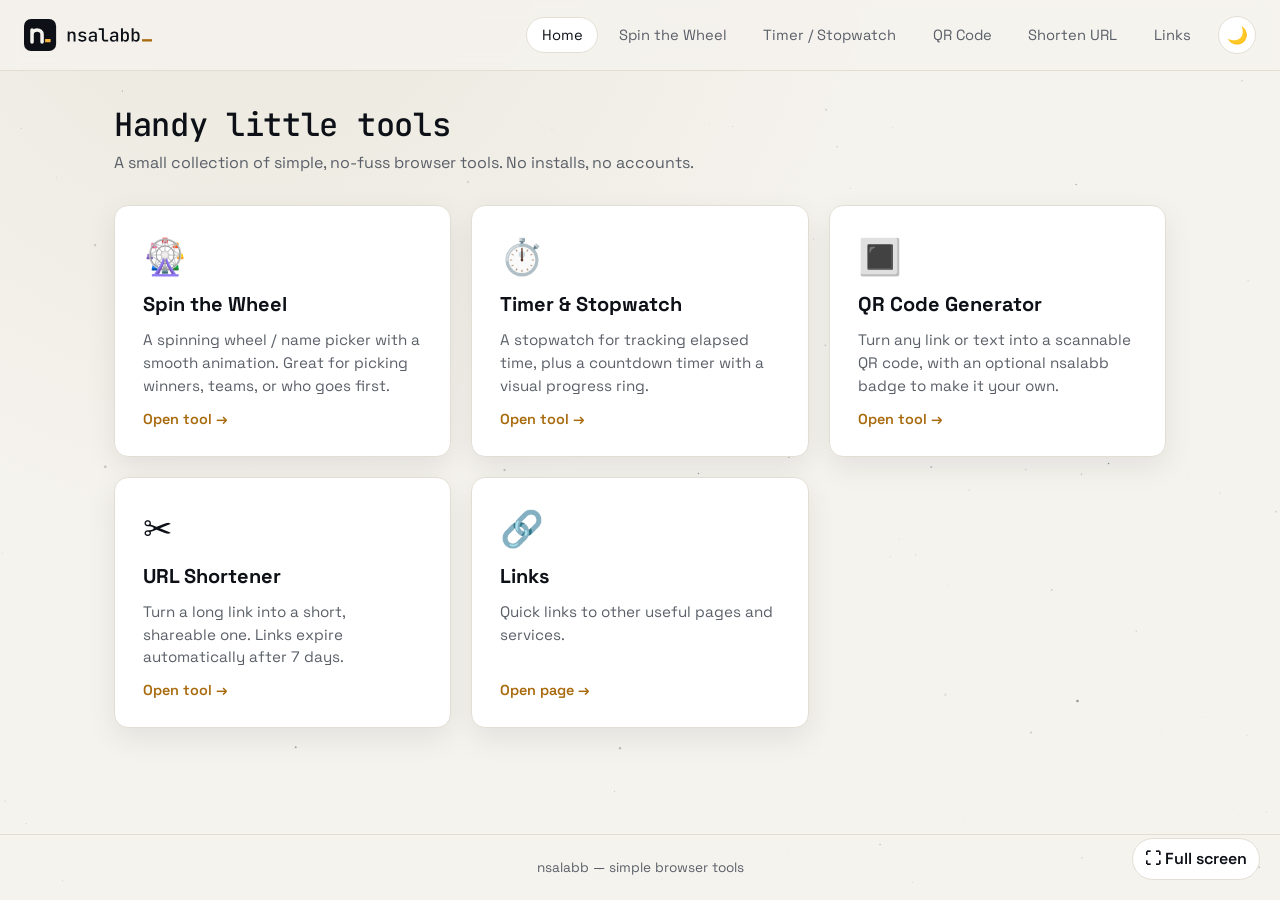
<file: index.html>
<!doctype html>
<html lang="en">
<head>
  <meta charset="UTF-8" />
  <script>
    (function () {
      try {
        var t = localStorage.getItem("toolbox-theme");
        if (!t) t = window.matchMedia("(prefers-color-scheme: light)").matches ? "light" : "dark";
        document.documentElement.setAttribute("data-theme", t);
      } catch (e) {}
    })();
  </script>
  <meta name="viewport" content="width=device-width, initial-scale=1.0" />
  <title>nsalabb tools</title>
  <meta name="description" content="A small collection of simple browser tools: a spin-the-wheel name picker, a timer/stopwatch, a QR code generator, and a URL shortener." />
  <meta property="og:title" content="nsalabb tools" />
  <meta property="og:description" content="Simple browser tools — wheel picker, timer/stopwatch, QR generator, URL shortener, and links." />
  <meta property="og:type" content="website" />
  <meta name="theme-color" content="#0D1117" />
  <link rel="icon" href="/favicon.ico" sizes="48x48" />
  <link rel="icon" href="/favicon.svg" type="image/svg+xml" />
  <link rel="apple-touch-icon" href="/apple-touch-icon.png" />
  <link rel="manifest" href="/site.webmanifest" />
  <link rel="preconnect" href="https://fonts.googleapis.com" />
  <link rel="preconnect" href="https://fonts.gstatic.com" crossorigin />
  <link rel="stylesheet" href="https://fonts.googleapis.com/css2?family=JetBrains+Mono:wght@500&family=Space+Grotesk:wght@400;500;600;700&display=swap" />
  <link rel="stylesheet" href="css/style.css" />
</head>
<body>
  <header class="site-header">
    <a class="brand" href="index.html" aria-label="nsalabb tools home">
      <img class="brand-logo brand-logo-dark" src="img/brand/nsalabb-lockup-dark.svg" alt="nsalabb" width="129" height="32" />
      <img class="brand-logo brand-logo-light" src="img/brand/nsalabb-lockup-light.svg" alt="nsalabb" width="129" height="32" />
    </a>
    <nav class="site-nav">
      <a href="index.html" class="active">Home</a>
      <a href="wheel.html">Spin the Wheel</a>
      <a href="timer.html">Timer / Stopwatch</a>
      <a href="qr.html">QR Code</a>
      <a href="shorten.html">Shorten URL</a>
      <a href="links.html">Links</a>
    </nav>
  </header>

  <main>
    <h1 class="page-title">Handy little tools</h1>
    <p class="page-subtitle">A small collection of simple, no-fuss browser tools. No installs, no accounts.</p>

    <div class="card-grid">
      <a class="tool-card" href="wheel.html">
        <span class="icon">🎡</span>
        <h2>Spin the Wheel</h2>
        <p>A spinning wheel / name picker with a smooth animation. Great for picking winners, teams, or who goes first.</p>
        <span class="go">Open tool →</span>
      </a>

      <a class="tool-card" href="timer.html">
        <span class="icon">⏱️</span>
        <h2>Timer &amp; Stopwatch</h2>
        <p>A stopwatch for tracking elapsed time, plus a countdown timer with a visual progress ring.</p>
        <span class="go">Open tool →</span>
      </a>

      <a class="tool-card" href="qr.html">
        <span class="icon">🔳</span>
        <h2>QR Code Generator</h2>
        <p>Turn any link or text into a scannable QR code, with an optional nsalabb badge to make it your own.</p>
        <span class="go">Open tool →</span>
      </a>

      <a class="tool-card" href="shorten.html">
        <span class="icon">✂️</span>
        <h2>URL Shortener</h2>
        <p>Turn a long link into a short, shareable one. Links expire automatically after 7 days.</p>
        <span class="go">Open tool →</span>
      </a>

      <a class="tool-card" href="links.html">
        <span class="icon">🔗</span>
        <h2>Links</h2>
        <p>Quick links to other useful pages and services.</p>
        <span class="go">Open page →</span>
      </a>
    </div>
  </main>

  <footer class="site-footer">nsalabb &mdash; simple browser tools</footer>
  <script src="js/theme.js"></script>
  <script src="js/starfield.js"></script>
  <script src="js/fullscreen.js"></script>
</body>
</html>
</file>
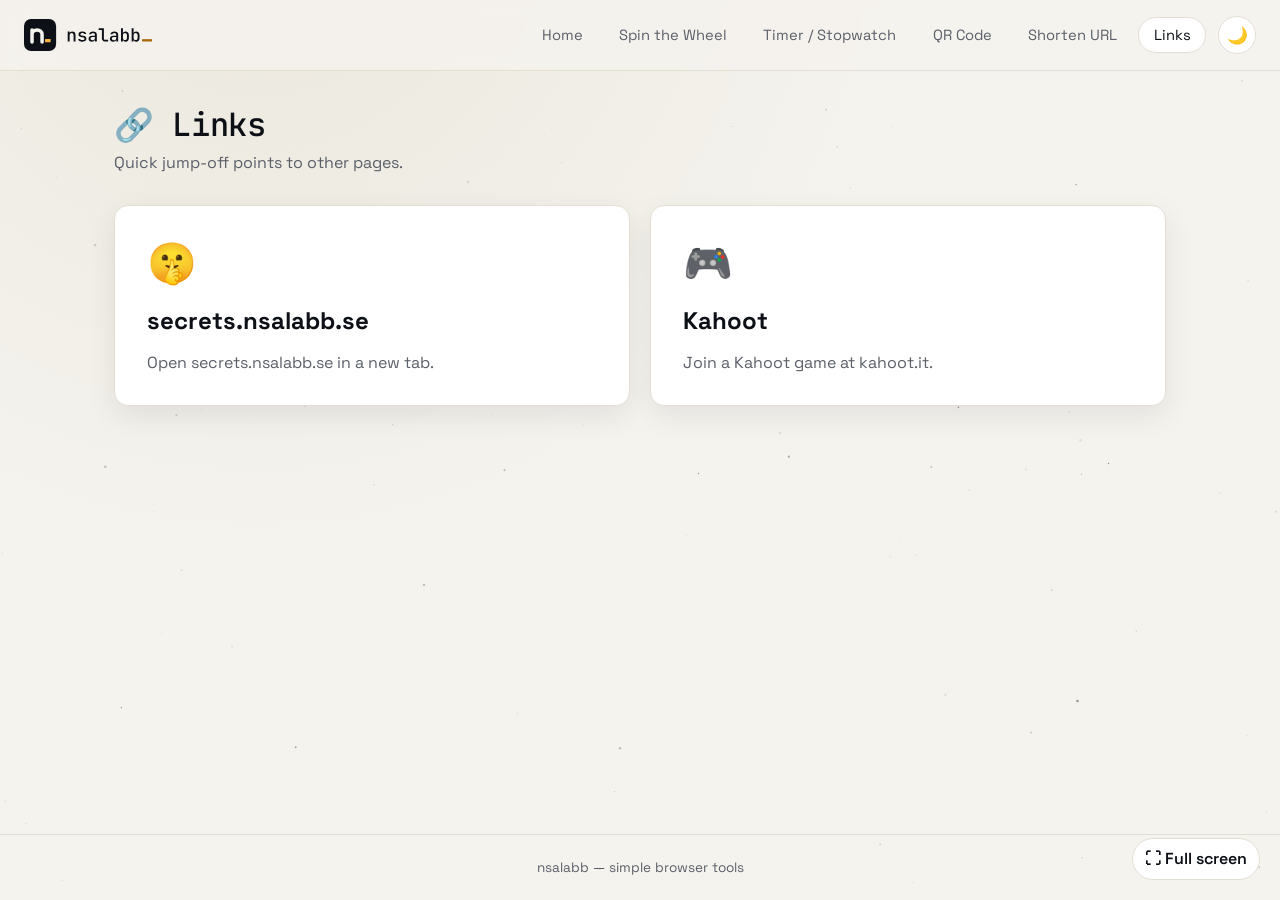
<file: links.html>
<!doctype html>
<html lang="en">
<head>
  <meta charset="UTF-8" />
  <script>
    (function () {
      try {
        var t = localStorage.getItem("toolbox-theme");
        if (!t) t = window.matchMedia("(prefers-color-scheme: light)").matches ? "light" : "dark";
        document.documentElement.setAttribute("data-theme", t);
      } catch (e) {}
    })();
  </script>
  <meta name="viewport" content="width=device-width, initial-scale=1.0" />
  <title>Links &mdash; nsalabb</title>
  <meta name="description" content="Quick links to other useful pages and services." />
  <meta property="og:title" content="Links — nsalabb" />
  <meta property="og:description" content="Quick jump-off points to other pages." />
  <meta property="og:type" content="website" />
  <meta name="theme-color" content="#0D1117" />
  <link rel="icon" href="/favicon.ico" sizes="48x48" />
  <link rel="icon" href="/favicon.svg" type="image/svg+xml" />
  <link rel="apple-touch-icon" href="/apple-touch-icon.png" />
  <link rel="manifest" href="/site.webmanifest" />
  <link rel="preconnect" href="https://fonts.googleapis.com" />
  <link rel="preconnect" href="https://fonts.gstatic.com" crossorigin />
  <link rel="stylesheet" href="https://fonts.googleapis.com/css2?family=JetBrains+Mono:wght@500&family=Space+Grotesk:wght@400;500;600;700&display=swap" />
  <link rel="stylesheet" href="css/style.css" />
</head>
<body>
  <header class="site-header">
    <a class="brand" href="index.html" aria-label="nsalabb tools home">
      <img class="brand-logo brand-logo-dark" src="img/brand/nsalabb-lockup-dark.svg" alt="nsalabb" width="129" height="32" />
      <img class="brand-logo brand-logo-light" src="img/brand/nsalabb-lockup-light.svg" alt="nsalabb" width="129" height="32" />
    </a>
    <nav class="site-nav">
      <a href="index.html">Home</a>
      <a href="wheel.html">Spin the Wheel</a>
      <a href="timer.html">Timer / Stopwatch</a>
      <a href="qr.html">QR Code</a>
      <a href="shorten.html">Shorten URL</a>
      <a href="links.html" class="active">Links</a>
    </nav>
  </header>

  <main>
    <h1 class="page-title">🔗 Links</h1>
    <p class="page-subtitle">Quick jump-off points to other pages.</p>

    <div class="links-grid">
      <a class="link-card" href="https://secrets.nsalabb.se" target="_blank" rel="noopener noreferrer">
        <span class="icon">🤫</span>
        <h2>secrets.nsalabb.se</h2>
        <p>Open secrets.nsalabb.se in a new tab.</p>
      </a>

      <a class="link-card" href="https://kahoot.it" target="_blank" rel="noopener noreferrer">
        <span class="icon">🎮</span>
        <h2>Kahoot</h2>
        <p>Join a Kahoot game at kahoot.it.</p>
      </a>
    </div>
  </main>

  <footer class="site-footer">nsalabb &mdash; simple browser tools</footer>
  <script src="js/theme.js"></script>
  <script src="js/starfield.js"></script>
  <script src="js/fullscreen.js"></script>
</body>
</html>
</file>
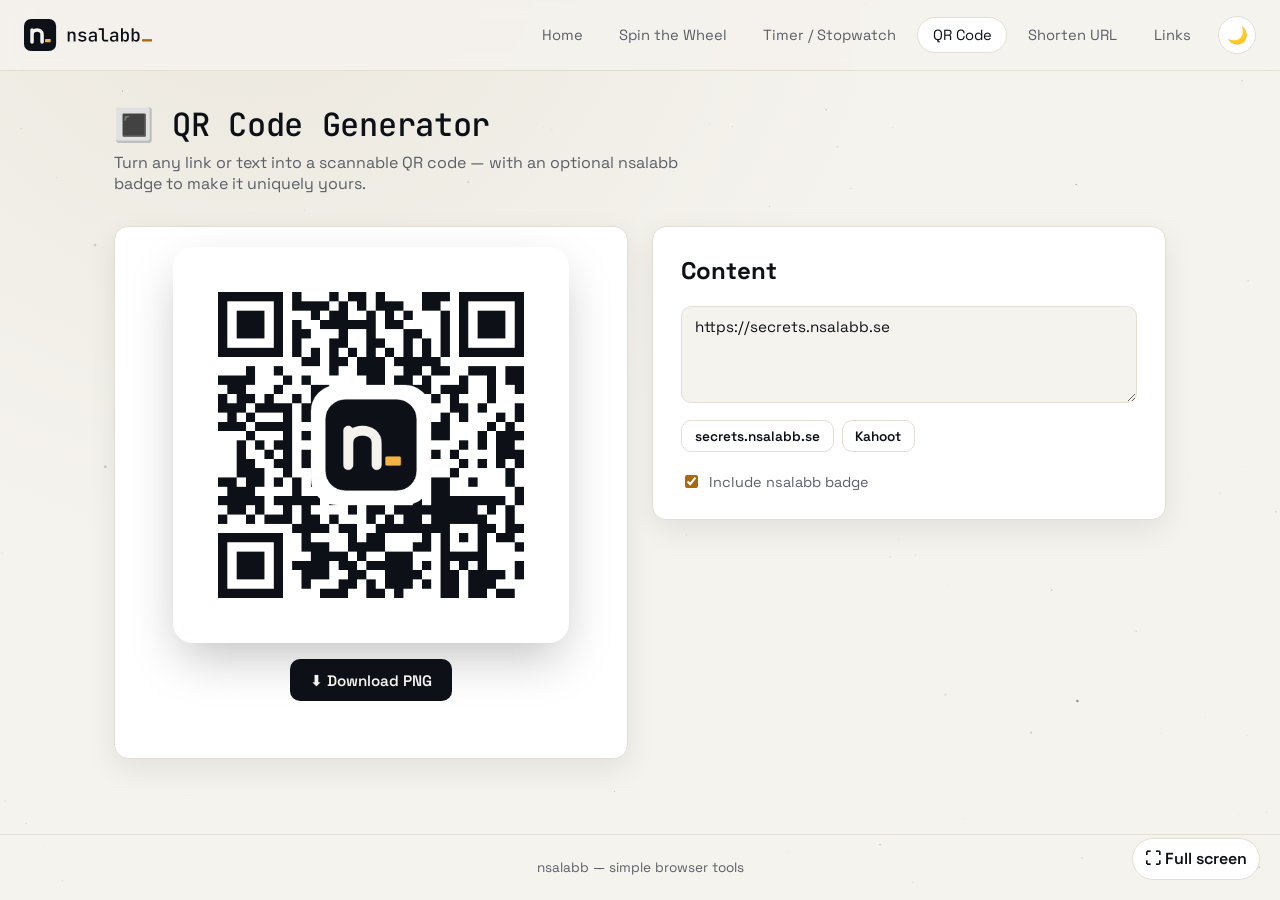
<file: qr.html>
<!doctype html>
<html lang="en">
<head>
  <meta charset="UTF-8" />
  <script>
    (function () {
      try {
        var t = localStorage.getItem("toolbox-theme");
        if (!t) t = window.matchMedia("(prefers-color-scheme: light)").matches ? "light" : "dark";
        document.documentElement.setAttribute("data-theme", t);
      } catch (e) {}
    })();
  </script>
  <meta name="viewport" content="width=device-width, initial-scale=1.0" />
  <title>QR Code Generator &mdash; nsalabb</title>
  <meta name="description" content="Turn any link or text into a scannable QR code, with an optional nsalabb badge." />
  <meta property="og:title" content="QR Code Generator — nsalabb" />
  <meta property="og:description" content="Turn any link or text into a scannable QR code, with an optional nsalabb badge." />
  <meta property="og:type" content="website" />
  <meta name="theme-color" content="#0D1117" />
  <link rel="icon" href="/favicon.ico" sizes="48x48" />
  <link rel="icon" href="/favicon.svg" type="image/svg+xml" />
  <link rel="apple-touch-icon" href="/apple-touch-icon.png" />
  <link rel="manifest" href="/site.webmanifest" />
  <link rel="preconnect" href="https://fonts.googleapis.com" />
  <link rel="preconnect" href="https://fonts.gstatic.com" crossorigin />
  <link rel="stylesheet" href="https://fonts.googleapis.com/css2?family=JetBrains+Mono:wght@500&family=Space+Grotesk:wght@400;500;600;700&display=swap" />
  <link rel="stylesheet" href="css/style.css" />
  <link rel="stylesheet" href="css/qr.css" />
</head>
<body>
  <header class="site-header">
    <a class="brand" href="index.html" aria-label="nsalabb tools home">
      <img class="brand-logo brand-logo-dark" src="img/brand/nsalabb-lockup-dark.svg" alt="nsalabb" width="129" height="32" />
      <img class="brand-logo brand-logo-light" src="img/brand/nsalabb-lockup-light.svg" alt="nsalabb" width="129" height="32" />
    </a>
    <nav class="site-nav">
      <a href="index.html">Home</a>
      <a href="wheel.html">Spin the Wheel</a>
      <a href="timer.html">Timer / Stopwatch</a>
      <a href="qr.html" class="active">QR Code</a>
      <a href="shorten.html">Shorten URL</a>
      <a href="links.html">Links</a>
    </nav>
  </header>

  <main>
    <h1 class="page-title">🔳 QR Code Generator</h1>
    <p class="page-subtitle">Turn any link or text into a scannable QR code &mdash; with an optional nsalabb badge to make it uniquely yours.</p>

    <div class="qr-layout">
      <div class="qr-stage panel">
        <div class="qr-canvas-wrap">
          <canvas id="qrCanvas"></canvas>
        </div>
        <div class="btn-row" style="margin-top: 1.5rem; justify-content: center;">
          <button id="downloadBtn" class="btn btn-primary" disabled>⬇ Download PNG</button>
        </div>
        <p id="qrError" class="qr-error"></p>
      </div>

      <div class="qr-config panel">
        <h2 style="margin-top:0;">Content</h2>
        <textarea id="qrInput" rows="4" placeholder="https://example.com or any text"></textarea>

        <div class="quick-fill-row">
          <button class="btn btn-ghost quick-fill-btn" data-value="https://secrets.nsalabb.se">secrets.nsalabb.se</button>
          <button class="btn btn-ghost quick-fill-btn" data-value="https://kahoot.it">Kahoot</button>
        </div>

        <label class="badge-toggle">
          <input type="checkbox" id="badgeToggle" checked />
          Include nsalabb badge
        </label>
      </div>
    </div>
  </main>

  <footer class="site-footer">nsalabb &mdash; simple browser tools</footer>

  <script src="js/theme.js"></script>
  <script src="js/starfield.js"></script>
  <script src="js/fullscreen.js"></script>
  <script src="js/vendor/qrcode.js"></script>
  <script src="js/qr.js"></script>
</body>
</html>
</file>
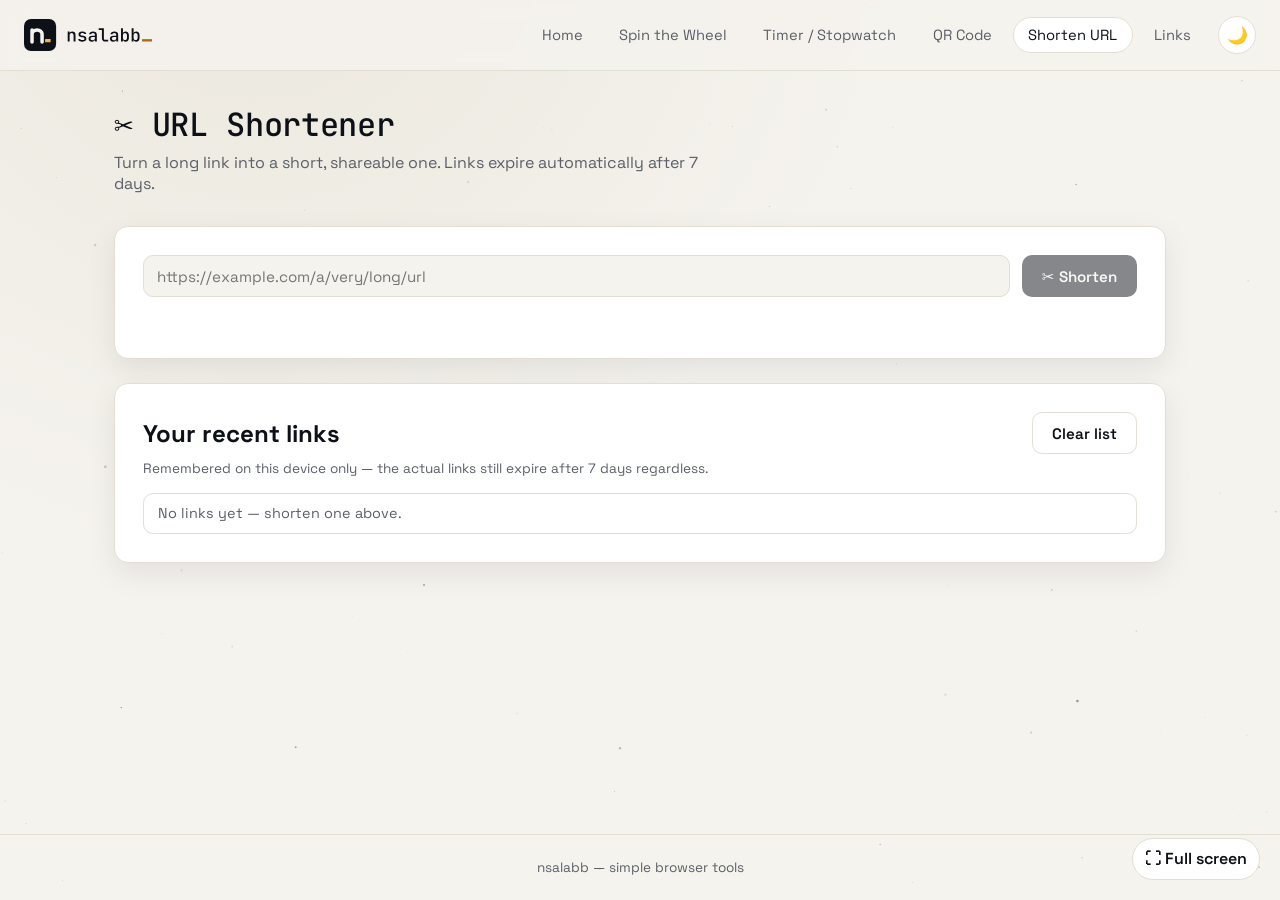
<file: shorten.html>
<!doctype html>
<html lang="en">
<head>
  <meta charset="UTF-8" />
  <script>
    (function () {
      try {
        var t = localStorage.getItem("toolbox-theme");
        if (!t) t = window.matchMedia("(prefers-color-scheme: light)").matches ? "light" : "dark";
        document.documentElement.setAttribute("data-theme", t);
      } catch (e) {}
    })();
  </script>
  <meta name="viewport" content="width=device-width, initial-scale=1.0" />
  <title>URL Shortener &mdash; nsalabb</title>
  <meta name="description" content="Turn a long URL into a short, shareable link. Links expire automatically after 7 days." />
  <meta property="og:title" content="URL Shortener — nsalabb" />
  <meta property="og:description" content="Turn a long URL into a short, shareable link. Links expire automatically after 7 days." />
  <meta property="og:type" content="website" />
  <meta name="theme-color" content="#0D1117" />
  <link rel="icon" href="/favicon.ico" sizes="48x48" />
  <link rel="icon" href="/favicon.svg" type="image/svg+xml" />
  <link rel="apple-touch-icon" href="/apple-touch-icon.png" />
  <link rel="manifest" href="/site.webmanifest" />
  <link rel="preconnect" href="https://fonts.googleapis.com" />
  <link rel="preconnect" href="https://fonts.gstatic.com" crossorigin />
  <link rel="stylesheet" href="https://fonts.googleapis.com/css2?family=JetBrains+Mono:wght@500&family=Space+Grotesk:wght@400;500;600;700&display=swap" />
  <link rel="stylesheet" href="css/style.css" />
  <link rel="stylesheet" href="css/shorten.css" />
  <script src="https://challenges.cloudflare.com/turnstile/v0/api.js" async defer></script>
</head>
<body>
  <header class="site-header">
    <a class="brand" href="index.html" aria-label="nsalabb tools home">
      <img class="brand-logo brand-logo-dark" src="img/brand/nsalabb-lockup-dark.svg" alt="nsalabb" width="129" height="32" />
      <img class="brand-logo brand-logo-light" src="img/brand/nsalabb-lockup-light.svg" alt="nsalabb" width="129" height="32" />
    </a>
    <nav class="site-nav">
      <a href="index.html">Home</a>
      <a href="wheel.html">Spin the Wheel</a>
      <a href="timer.html">Timer / Stopwatch</a>
      <a href="qr.html">QR Code</a>
      <a href="shorten.html" class="active">Shorten URL</a>
      <a href="links.html">Links</a>
    </nav>
  </header>

  <main>
    <h1 class="page-title">✂️ URL Shortener</h1>
    <p class="page-subtitle">Turn a long link into a short, shareable one. Links expire automatically after 7 days.</p>

    <div class="shorten-panel panel">
      <form id="shortenForm" class="shorten-form">
        <input id="urlInput" type="url" placeholder="https://example.com/a/very/long/url" required />
        <button type="submit" id="shortenBtn" class="btn btn-primary" disabled>✂️ Shorten</button>
      </form>
      <div
        id="turnstileWidget"
        class="cf-turnstile"
        data-sitekey="0x4AAAAAAFGz0BWV0qJC-pbX"
        data-theme="auto"
        data-callback="onTurnstileVerified"
        data-expired-callback="onTurnstileReset"
        data-error-callback="onTurnstileReset"
      ></div>
      <p id="shortenError" class="shorten-error"></p>

      <div id="resultCard" class="result-card" hidden>
        <div class="result-row">
          <a id="resultLink" class="result-link" href="#" target="_blank" rel="noopener noreferrer"></a>
          <button id="copyBtn" class="btn btn-ghost">📋 Copy</button>
        </div>
        <div class="result-meta">
          <span id="resultExpiry"></span>
          <a id="resultQrLink" class="result-qr-link" href="#">Generate QR code →</a>
        </div>
      </div>
    </div>

    <div class="panel recent-panel">
      <div class="recent-header">
        <h2>Your recent links</h2>
        <button id="clearRecentBtn" class="btn btn-ghost">Clear list</button>
      </div>
      <p class="recent-hint">Remembered on this device only &mdash; the actual links still expire after 7 days regardless.</p>
      <ol id="recentList" class="recent-list"></ol>
    </div>
  </main>

  <footer class="site-footer">nsalabb &mdash; simple browser tools</footer>

  <script src="js/theme.js"></script>
  <script src="js/starfield.js"></script>
  <script src="js/fullscreen.js"></script>
  <script src="js/shorten.js"></script>
</body>
</html>
</file>
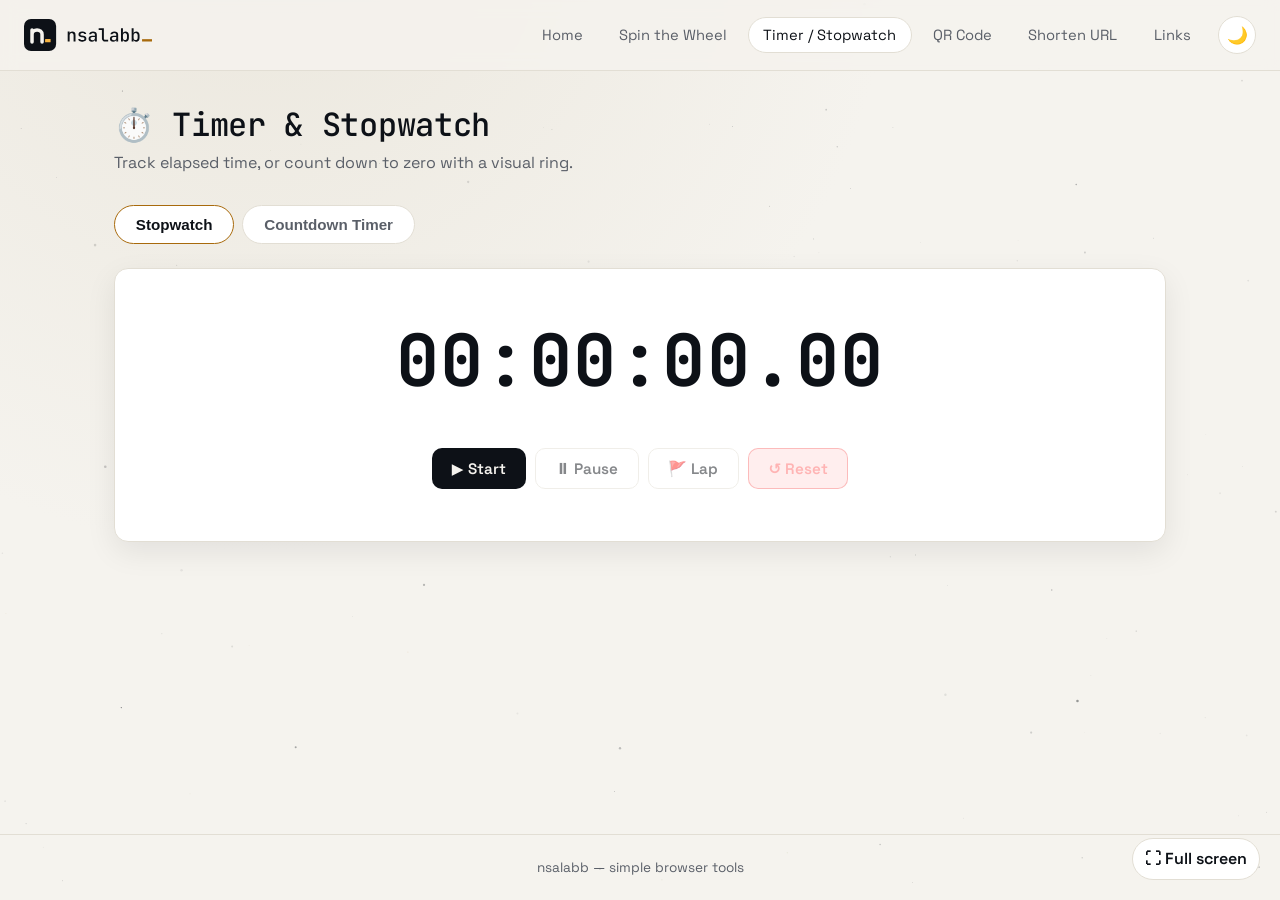
<file: timer.html>
<!doctype html>
<html lang="en">
<head>
  <meta charset="UTF-8" />
  <script>
    (function () {
      try {
        var t = localStorage.getItem("toolbox-theme");
        if (!t) t = window.matchMedia("(prefers-color-scheme: light)").matches ? "light" : "dark";
        document.documentElement.setAttribute("data-theme", t);
      } catch (e) {}
    })();
  </script>
  <meta name="viewport" content="width=device-width, initial-scale=1.0" />
  <title>Timer &amp; Stopwatch &mdash; nsalabb</title>
  <meta name="description" content="A stopwatch for tracking elapsed time, plus a countdown timer with a visual progress ring." />
  <meta property="og:title" content="Timer &amp; Stopwatch — nsalabb" />
  <meta property="og:description" content="A stopwatch and a visual countdown timer, right in your browser." />
  <meta property="og:type" content="website" />
  <meta name="theme-color" content="#0D1117" />
  <link rel="icon" href="/favicon.ico" sizes="48x48" />
  <link rel="icon" href="/favicon.svg" type="image/svg+xml" />
  <link rel="apple-touch-icon" href="/apple-touch-icon.png" />
  <link rel="manifest" href="/site.webmanifest" />
  <link rel="preconnect" href="https://fonts.googleapis.com" />
  <link rel="preconnect" href="https://fonts.gstatic.com" crossorigin />
  <link rel="stylesheet" href="https://fonts.googleapis.com/css2?family=JetBrains+Mono:wght@500&family=Space+Grotesk:wght@400;500;600;700&display=swap" />
  <link rel="stylesheet" href="css/style.css" />
  <link rel="stylesheet" href="css/timer.css" />
</head>
<body>
  <header class="site-header">
    <a class="brand" href="index.html" aria-label="nsalabb tools home">
      <img class="brand-logo brand-logo-dark" src="img/brand/nsalabb-lockup-dark.svg" alt="nsalabb" width="129" height="32" />
      <img class="brand-logo brand-logo-light" src="img/brand/nsalabb-lockup-light.svg" alt="nsalabb" width="129" height="32" />
    </a>
    <nav class="site-nav">
      <a href="index.html">Home</a>
      <a href="wheel.html">Spin the Wheel</a>
      <a href="timer.html" class="active">Timer / Stopwatch</a>
      <a href="qr.html">QR Code</a>
      <a href="shorten.html">Shorten URL</a>
      <a href="links.html">Links</a>
    </nav>
  </header>

  <main>
    <h1 class="page-title">⏱️ Timer &amp; Stopwatch</h1>
    <p class="page-subtitle">Track elapsed time, or count down to zero with a visual ring.</p>

    <div class="tab-row">
      <button id="tabStopwatch" class="tab-btn active">Stopwatch</button>
      <button id="tabCountdown" class="tab-btn">Countdown Timer</button>
    </div>

    <section id="stopwatchPanel" class="panel timer-panel">
      <div class="stopwatch-display" id="stopwatchDisplay">00:00:00.00</div>
      <div class="btn-row" style="justify-content: center;">
        <button id="swStartBtn" class="btn btn-primary">▶ Start</button>
        <button id="swPauseBtn" class="btn" disabled>⏸ Pause</button>
        <button id="swLapBtn" class="btn btn-ghost" disabled>🚩 Lap</button>
        <button id="swResetBtn" class="btn btn-danger">↺ Reset</button>
      </div>
      <ol id="lapList" class="lap-list"></ol>
    </section>

    <section id="countdownPanel" class="panel timer-panel" style="display:none;">
      <div class="countdown-layout">
        <div class="ring-wrap">
          <svg viewBox="0 0 200 200" class="ring-svg">
            <circle class="ring-bg" cx="100" cy="100" r="90"></circle>
            <circle id="ringProgress" class="ring-progress" cx="100" cy="100" r="90"></circle>
          </svg>
          <div class="ring-center">
            <div id="countdownDisplay" class="countdown-display">05:00</div>
            <div id="countdownStatus" class="countdown-status">Ready</div>
          </div>
        </div>

        <div class="countdown-controls">
          <div class="duration-inputs">
            <label>H<input id="hoursInput" type="number" min="0" max="23" value="0" /></label>
            <label>M<input id="minutesInput" type="number" min="0" max="59" value="5" /></label>
            <label>S<input id="secondsInput" type="number" min="0" max="59" value="0" /></label>
          </div>

          <div class="preset-row">
            <button class="btn btn-ghost preset-btn" data-seconds="60">1m</button>
            <button class="btn btn-ghost preset-btn" data-seconds="180">3m</button>
            <button class="btn btn-ghost preset-btn" data-seconds="300">5m</button>
            <button class="btn btn-ghost preset-btn" data-seconds="600">10m</button>
          </div>

          <div class="btn-row">
            <button id="cdStartBtn" class="btn btn-primary">▶ Start</button>
            <button id="cdPauseBtn" class="btn" disabled>⏸ Pause</button>
            <button id="cdResetBtn" class="btn btn-danger">↺ Reset</button>
          </div>
        </div>
      </div>
    </section>
  </main>

  <footer class="site-footer">nsalabb &mdash; simple browser tools</footer>

  <script src="js/theme.js"></script>
  <script src="js/starfield.js"></script>
  <script src="js/fullscreen.js"></script>
  <script src="js/timer.js"></script>
</body>
</html>
</file>
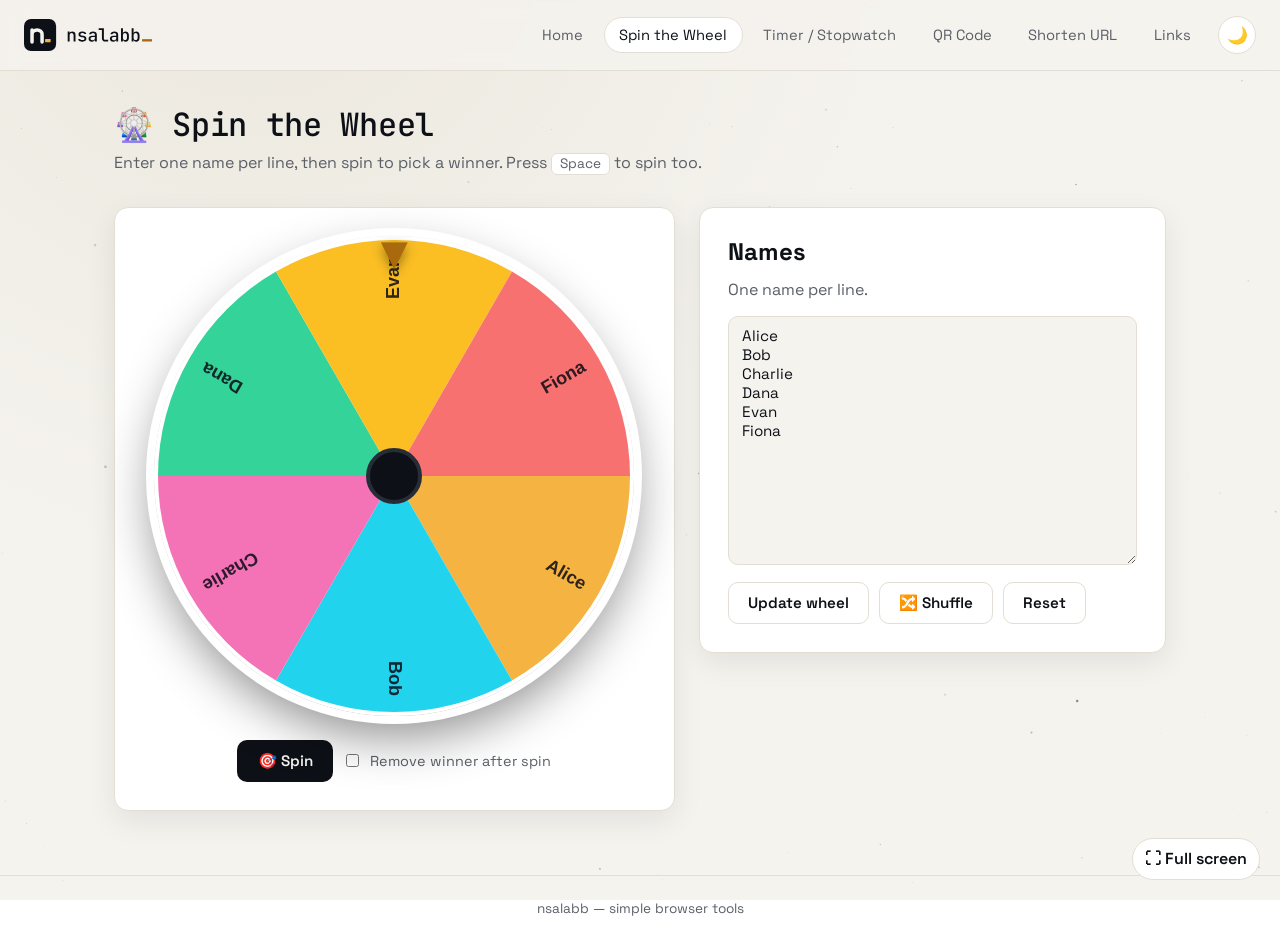
<file: wheel.html>
<!doctype html>
<html lang="en">
<head>
  <meta charset="UTF-8" />
  <script>
    (function () {
      try {
        var t = localStorage.getItem("toolbox-theme");
        if (!t) t = window.matchMedia("(prefers-color-scheme: light)").matches ? "light" : "dark";
        document.documentElement.setAttribute("data-theme", t);
      } catch (e) {}
    })();
  </script>
  <meta name="viewport" content="width=device-width, initial-scale=1.0" />
  <title>Spin the Wheel &mdash; nsalabb</title>
  <meta name="description" content="A spinning wheel / name picker with a smooth animation. Great for picking winners, teams, or who goes first." />
  <meta property="og:title" content="Spin the Wheel — nsalabb" />
  <meta property="og:description" content="A spinning wheel / name picker with a smooth animation." />
  <meta property="og:type" content="website" />
  <meta name="theme-color" content="#0D1117" />
  <link rel="icon" href="/favicon.ico" sizes="48x48" />
  <link rel="icon" href="/favicon.svg" type="image/svg+xml" />
  <link rel="apple-touch-icon" href="/apple-touch-icon.png" />
  <link rel="manifest" href="/site.webmanifest" />
  <link rel="preconnect" href="https://fonts.googleapis.com" />
  <link rel="preconnect" href="https://fonts.gstatic.com" crossorigin />
  <link rel="stylesheet" href="https://fonts.googleapis.com/css2?family=JetBrains+Mono:wght@500&family=Space+Grotesk:wght@400;500;600;700&display=swap" />
  <link rel="stylesheet" href="css/style.css" />
  <link rel="stylesheet" href="css/wheel.css" />
</head>
<body>
  <header class="site-header">
    <a class="brand" href="index.html" aria-label="nsalabb tools home">
      <img class="brand-logo brand-logo-dark" src="img/brand/nsalabb-lockup-dark.svg" alt="nsalabb" width="129" height="32" />
      <img class="brand-logo brand-logo-light" src="img/brand/nsalabb-lockup-light.svg" alt="nsalabb" width="129" height="32" />
    </a>
    <nav class="site-nav">
      <a href="index.html">Home</a>
      <a href="wheel.html" class="active">Spin the Wheel</a>
      <a href="timer.html">Timer / Stopwatch</a>
      <a href="qr.html">QR Code</a>
      <a href="shorten.html">Shorten URL</a>
      <a href="links.html">Links</a>
    </nav>
  </header>

  <main>
    <h1 class="page-title">🎡 Spin the Wheel</h1>
    <p class="page-subtitle">Enter one name per line, then spin to pick a winner. Press <kbd>Space</kbd> to spin too.</p>

    <div class="wheel-layout">
      <div class="wheel-stage panel">
        <div class="wheel-holder">
          <div class="wheel-pointer">▼</div>
          <canvas id="wheelCanvas" width="480" height="480"></canvas>
        </div>
        <div class="btn-row" style="margin-top: 1.5rem; justify-content: center;">
          <button id="spinBtn" class="btn btn-primary">🎯 Spin</button>
          <label class="remove-toggle">
            <input type="checkbox" id="removeWinnerToggle" />
            Remove winner after spin
          </label>
        </div>
      </div>

      <div class="wheel-config panel">
        <h2 style="margin-top:0;">Names</h2>
        <p style="color: var(--text-dim); margin-top: -0.5rem;">One name per line.</p>
        <textarea id="namesInput" rows="12" placeholder="Alice&#10;Bob&#10;Charlie"></textarea>
        <div class="btn-row" style="margin-top: 0.75rem;">
          <button id="updateWheelBtn" class="btn">Update wheel</button>
          <button id="shuffleBtn" class="btn btn-ghost">🔀 Shuffle</button>
          <button id="resetNamesBtn" class="btn btn-ghost">Reset</button>
        </div>
      </div>
    </div>
  </main>

  <footer class="site-footer">nsalabb &mdash; simple browser tools</footer>

  <div id="winnerOverlay" class="winner-overlay">
    <div id="confettiLayer" class="confetti-layer"></div>
    <div class="winner-card">
      <div class="winner-label">Winner</div>
      <div id="winnerName" class="winner-name">&mdash;</div>
      <button id="closeWinnerBtn" class="btn btn-primary">Nice!</button>
    </div>
  </div>

  <script src="js/theme.js"></script>
  <script src="js/starfield.js"></script>
  <script src="js/fullscreen.js"></script>
  <script src="js/wheel.js"></script>
</body>
</html>
</file>
<file: css/style.css>
:root {
  /* nsalabb brand: ink #0D1117, panel #161B22, paper #F5F3EE, amber #F5B342, amber-deep #A86A0C */
  --bg: #0d1117;
  --bg-glow: #161b22;
  --bg-elevated: #1c222b;
  --bg-card: #161b22;
  --header-bg: rgba(13, 17, 23, 0.82);
  --text: #f5f3ee;
  --text-dim: #9da3ad;
  --accent: #f5b342;
  --accent-2: #f5b342;
  --accent-3: #f5b342;
  --primary-bg: #f5b342;
  --primary-text: #0d1117;
  --success: #3fb950;
  --danger: #f87171;
  --border: #272d37;
  --radius: 14px;
  --shadow: 0 10px 30px rgba(0, 0, 0, 0.35);
  --font-ui: "Space Grotesk", system-ui, -apple-system, "Segoe UI", Roboto, sans-serif;
  --font-mono: "JetBrains Mono", ui-monospace, SFMono-Regular, Menlo, Consolas, monospace;
  /* Star tints read by js/starfield.js (shared nsalabb.se starfield). */
  --nl-text: #f5f3ee;
  --nl-accent: #f5b342;
}

:root[data-theme="light"] {
  --bg: #f5f3ee;
  --bg-glow: #ebe7dd;
  --bg-elevated: #ffffff;
  --bg-card: #ffffff;
  --header-bg: rgba(245, 243, 238, 0.85);
  --text: #0d1117;
  --text-dim: #5a5f68;
  --accent: #a86a0c;
  --accent-2: #a86a0c;
  --accent-3: #a86a0c;
  --primary-bg: #0d1117;
  --primary-text: #f5f3ee;
  --success: #1a7f37;
  --danger: #dc2626;
  --border: #e2ded4;
  --shadow: 0 10px 30px rgba(13, 17, 23, 0.08);
  --nl-text: #0d1117;
  --nl-accent: #a86a0c;
}

* {
  box-sizing: border-box;
}

html, body {
  margin: 0;
  padding: 0;
}

body {
  accent-color: var(--accent);
  min-height: 100vh;
  background: radial-gradient(circle at 20% -10%, var(--bg-glow) 0%, var(--bg) 45%) fixed;
  color: var(--text);
  font-family: var(--font-ui);
  display: flex;
  flex-direction: column;
  transition: background-color 0.2s ease, color 0.2s ease;
}

.starfield {
  position: fixed;
  inset: 0;
  width: 100%;
  height: 100%;
  z-index: -1;
  pointer-events: none;
}

a {
  color: inherit;
  text-decoration: none;
}

.site-header {
  display: flex;
  align-items: center;
  justify-content: space-between;
  gap: 1rem;
  padding: 1rem 1.5rem;
  border-bottom: 1px solid var(--border);
  background: var(--header-bg);
  backdrop-filter: blur(8px);
  position: sticky;
  top: 0;
  z-index: 50;
}

.brand {
  display: flex;
  align-items: center;
}

.brand-logo {
  display: block;
  height: 32px;
  width: auto;
}

.brand-logo-light {
  display: none;
}

:root[data-theme="light"] .brand-logo-dark {
  display: none;
}

:root[data-theme="light"] .brand-logo-light {
  display: block;
}

.header-right {
  display: flex;
  align-items: center;
  gap: 0.75rem;
  flex-wrap: wrap;
}

nav.site-nav {
  display: flex;
  gap: 0.35rem;
  flex-wrap: wrap;
}

nav.site-nav a {
  padding: 0.5rem 0.9rem;
  border-radius: 999px;
  font-size: 0.92rem;
  color: var(--text-dim);
  border: 1px solid transparent;
  transition: all 0.15s ease;
}

nav.site-nav a:hover {
  color: var(--text);
  border-color: var(--border);
}

nav.site-nav a.active {
  color: var(--text);
  background: var(--bg-elevated);
  border-color: var(--border);
}

.theme-toggle-btn {
  appearance: none;
  width: 38px;
  height: 38px;
  flex: none;
  display: inline-grid;
  place-items: center;
  border-radius: 999px;
  border: 1px solid var(--border);
  background: var(--bg-elevated);
  color: var(--text);
  font-size: 1.05rem;
  cursor: pointer;
  transition: border-color 0.15s ease, transform 0.15s ease;
}

.theme-toggle-btn:hover {
  border-color: var(--accent);
}

.theme-toggle-btn:active {
  transform: scale(0.94);
}

main {
  flex: 1;
  width: 100%;
  max-width: 1100px;
  margin: 0 auto;
  padding: 2rem 1.5rem 4rem;
}

footer.site-footer {
  text-align: center;
  padding: 1.5rem;
  color: var(--text-dim);
  font-size: 0.85rem;
  border-top: 1px solid var(--border);
}

.page-title {
  font-family: var(--font-mono);
  font-weight: 500;
  letter-spacing: -0.01em;
  font-size: 2rem;
  margin: 0 0 0.4rem;
}

.page-subtitle {
  color: var(--text-dim);
  margin: 0 0 2rem;
  max-width: 60ch;
}

kbd {
  display: inline-block;
  padding: 0.1rem 0.5rem;
  border-radius: 6px;
  border: 1px solid var(--border);
  background: var(--bg-elevated);
  font-family: inherit;
  font-size: 0.85em;
}

.card-grid {
  display: grid;
  grid-template-columns: repeat(auto-fit, minmax(260px, 1fr));
  gap: 1.25rem;
}

.tool-card {
  background: var(--bg-card);
  border: 1px solid var(--border);
  border-radius: var(--radius);
  padding: 1.75rem;
  display: flex;
  flex-direction: column;
  gap: 0.75rem;
  box-shadow: var(--shadow);
  transition: transform 0.18s ease, border-color 0.18s ease;
}

.tool-card:hover {
  transform: translateY(-4px);
  border-color: var(--accent);
}

.tool-card .icon {
  font-size: 2.2rem;
}

.tool-card h2 {
  margin: 0;
  font-size: 1.25rem;
}

.tool-card p {
  margin: 0;
  color: var(--text-dim);
  font-size: 0.95rem;
  line-height: 1.5;
}

.tool-card .go {
  margin-top: auto;
  color: var(--accent-2);
  font-weight: 600;
  font-size: 0.9rem;
}

.panel {
  background: var(--bg-card);
  border: 1px solid var(--border);
  border-radius: var(--radius);
  padding: 1.75rem;
  box-shadow: var(--shadow);
}

.btn {
  appearance: none;
  font-family: inherit;
  border: 1px solid var(--border);
  background: var(--bg-elevated);
  color: var(--text);
  padding: 0.65rem 1.2rem;
  border-radius: 10px;
  font-size: 0.95rem;
  font-weight: 600;
  cursor: pointer;
  transition: all 0.15s ease;
  display: inline-flex;
  align-items: center;
  gap: 0.5rem;
}

.btn:hover {
  border-color: var(--accent);
}

.btn:active {
  transform: scale(0.97);
}

.btn:disabled {
  opacity: 0.5;
  cursor: not-allowed;
}

.btn-primary {
  background: var(--primary-bg);
  border-color: transparent;
  color: var(--primary-text);
}

.btn-primary:hover {
  filter: brightness(1.08);
}

.btn-danger {
  background: rgba(248, 113, 113, 0.12);
  border-color: rgba(248, 113, 113, 0.4);
  color: #ffb4b4;
}

.btn-ghost {
  background: transparent;
}

.btn-row {
  display: flex;
  flex-wrap: wrap;
  gap: 0.6rem;
  align-items: center;
}

.fullscreen-controls {
  position: fixed;
  bottom: 1.25rem;
  right: 1.25rem;
  display: flex;
  gap: 0.5rem;
  z-index: 60;
}

.fullscreen-controls .btn {
  padding: 0.6rem 0.75rem;
  border-radius: 999px;
  font-size: 1rem;
}

textarea, input[type="text"], input[type="number"], input[type="url"] {
  font-family: inherit;
  background: var(--bg);
  border: 1px solid var(--border);
  color: var(--text);
  border-radius: 10px;
  padding: 0.6rem 0.8rem;
  font-size: 0.95rem;
}

textarea:focus, input:focus {
  outline: none;
  border-color: var(--accent);
}

.links-grid {
  display: grid;
  grid-template-columns: repeat(auto-fit, minmax(280px, 1fr));
  gap: 1.25rem;
}

.link-card {
  background: var(--bg-card);
  border: 1px solid var(--border);
  border-radius: var(--radius);
  padding: 2rem;
  display: flex;
  flex-direction: column;
  gap: 1rem;
  align-items: flex-start;
  box-shadow: var(--shadow);
}

.link-card .icon {
  font-size: 2.5rem;
}

.link-card h2 {
  margin: 0;
}

.link-card p {
  margin: 0;
  color: var(--text-dim);
}

@media (max-width: 640px) {
  .site-header {
    flex-direction: column;
    align-items: flex-start;
    gap: 0.75rem;
  }
}
</file>
<file: css/qr.css>
.qr-layout {
  display: grid;
  grid-template-columns: 1fr 1fr;
  gap: 1.5rem;
  align-items: start;
}

@media (max-width: 860px) {
  .qr-layout {
    grid-template-columns: 1fr;
  }
}

.qr-stage {
  display: flex;
  flex-direction: column;
  align-items: center;
}

.qr-canvas-wrap {
  width: 100%;
  max-width: 380px;
  aspect-ratio: 1 / 1;
  border-radius: 12px;
  overflow: hidden;
  box-shadow: 0 0 0 8px var(--bg-elevated), 0 20px 50px rgba(0, 0, 0, 0.25);
}

.qr-canvas-wrap canvas {
  width: 100%;
  height: 100%;
  display: block;
}

.qr-error {
  color: var(--danger);
  font-size: 0.9rem;
  min-height: 1.2em;
  margin: 0.75rem 0 0;
  text-align: center;
}

#qrInput {
  width: 100%;
  resize: vertical;
}

.quick-fill-row {
  display: flex;
  flex-wrap: wrap;
  gap: 0.5rem;
  margin-top: 0.75rem;
}

.quick-fill-btn {
  font-size: 0.85rem;
  padding: 0.4rem 0.8rem;
}

.badge-toggle {
  display: flex;
  align-items: center;
  gap: 0.5rem;
  color: var(--text-dim);
  font-size: 0.9rem;
  cursor: pointer;
  margin-top: 1.25rem;
}
</file>
<file: css/shorten.css>
.shorten-panel {
  margin-bottom: 1.5rem;
}

.shorten-form {
  display: flex;
  gap: 0.75rem;
  flex-wrap: wrap;
}

#urlInput {
  flex: 1;
  min-width: 220px;
}

.shorten-error {
  color: var(--danger);
  font-size: 0.9rem;
  min-height: 1.2em;
  margin: 0.75rem 0 0;
}

#turnstileWidget {
  margin-top: 1rem;
}

.result-card {
  margin-top: 1.25rem;
  padding: 1.25rem;
  border-radius: 12px;
  background: var(--bg-elevated);
  border: 1px solid var(--border);
}

.result-row {
  display: flex;
  align-items: center;
  gap: 0.75rem;
  flex-wrap: wrap;
}

.result-link {
  font-weight: 700;
  font-size: 1.1rem;
  color: var(--accent-2);
  word-break: break-all;
}

.result-meta {
  display: flex;
  justify-content: space-between;
  align-items: center;
  gap: 0.75rem;
  flex-wrap: wrap;
  margin-top: 0.75rem;
  color: var(--text-dim);
  font-size: 0.85rem;
}

.result-qr-link {
  color: var(--accent-2);
  font-weight: 600;
}

.recent-header {
  display: flex;
  align-items: center;
  justify-content: space-between;
  gap: 0.75rem;
  flex-wrap: wrap;
}

.recent-header h2 {
  margin: 0;
}

.recent-hint {
  color: var(--text-dim);
  font-size: 0.85rem;
  margin: 0.35rem 0 1rem;
}

.recent-list {
  list-style: none;
  margin: 0;
  padding: 0;
  display: flex;
  flex-direction: column;
  gap: 0.6rem;
}

.recent-list li {
  display: flex;
  align-items: center;
  justify-content: space-between;
  gap: 0.75rem;
  flex-wrap: wrap;
  background: var(--bg-elevated);
  border: 1px solid var(--border);
  border-radius: 10px;
  padding: 0.65rem 0.9rem;
}

.recent-item-main {
  display: flex;
  flex-direction: column;
  gap: 0.15rem;
  min-width: 0;
}

.recent-item-short {
  color: var(--accent-2);
  font-weight: 700;
  font-size: 0.95rem;
}

.recent-item-original {
  color: var(--text-dim);
  font-size: 0.8rem;
  overflow: hidden;
  text-overflow: ellipsis;
  white-space: nowrap;
  max-width: 40ch;
}

.recent-item-actions {
  display: flex;
  align-items: center;
  gap: 0.5rem;
  flex-wrap: wrap;
}

.recent-item-expiry {
  color: var(--text-dim);
  font-size: 0.78rem;
  white-space: nowrap;
}

.recent-empty {
  color: var(--text-dim);
  font-size: 0.9rem;
}
</file>
<file: css/timer.css>
.tab-row {
  display: flex;
  gap: 0.5rem;
  margin-bottom: 1.5rem;
}

.tab-btn {
  appearance: none;
  border: 1px solid var(--border);
  background: var(--bg-card);
  color: var(--text-dim);
  padding: 0.6rem 1.3rem;
  border-radius: 999px;
  font-size: 0.95rem;
  font-weight: 600;
  cursor: pointer;
}

.tab-btn.active {
  color: var(--text);
  background: var(--bg-elevated);
  border-color: var(--accent);
}

.timer-panel {
  display: flex;
  flex-direction: column;
  align-items: center;
  gap: 1.5rem;
}

.stopwatch-display {
  font-family: var(--font-mono);
  font-size: clamp(2.5rem, 8vw, 4.5rem);
  font-weight: 700;
  letter-spacing: 0.02em;
  padding: 1rem 0;
}

.lap-list {
  list-style: none;
  margin: 0;
  padding: 0;
  width: 100%;
  max-width: 420px;
  max-height: 220px;
  overflow-y: auto;
  display: flex;
  flex-direction: column;
  gap: 0.4rem;
}

.lap-list li {
  display: flex;
  justify-content: space-between;
  background: var(--bg-elevated);
  border: 1px solid var(--border);
  border-radius: 8px;
  padding: 0.5rem 0.9rem;
  font-family: var(--font-mono);
  font-size: 0.9rem;
}

.countdown-layout {
  display: flex;
  flex-wrap: wrap;
  gap: 2.5rem;
  align-items: center;
  justify-content: center;
  width: 100%;
}

.ring-wrap {
  position: relative;
  width: min(320px, 80vw);
  aspect-ratio: 1 / 1;
}

.ring-svg {
  width: 100%;
  height: 100%;
  transform: rotate(-90deg);
}

.ring-bg {
  fill: none;
  stroke: var(--bg-elevated);
  stroke-width: 12;
}

.ring-progress {
  fill: none;
  stroke: var(--accent-2);
  stroke-width: 12;
  stroke-linecap: round;
  stroke-dasharray: 565.48;
  stroke-dashoffset: 0;
  transition: stroke 0.3s ease;
}

.ring-progress.warning {
  stroke: #fbbf24;
}

.ring-progress.danger {
  stroke: var(--danger);
  animation: pulse-ring 1s ease-in-out infinite;
}

@keyframes pulse-ring {
  0%, 100% { opacity: 1; }
  50% { opacity: 0.5; }
}

.ring-center {
  position: absolute;
  inset: 0;
  display: flex;
  flex-direction: column;
  align-items: center;
  justify-content: center;
  gap: 0.4rem;
}

.countdown-display {
  font-family: var(--font-mono);
  font-size: clamp(2rem, 6vw, 3rem);
  font-weight: 700;
}

.countdown-status {
  color: var(--text-dim);
  font-size: 0.9rem;
  text-transform: uppercase;
  letter-spacing: 0.1em;
}

.countdown-status.done {
  color: var(--danger);
  font-weight: 700;
}

.countdown-controls {
  display: flex;
  flex-direction: column;
  gap: 1.25rem;
  min-width: 260px;
}

.duration-inputs {
  display: flex;
  gap: 0.75rem;
}

.duration-inputs label {
  display: flex;
  flex-direction: column;
  gap: 0.35rem;
  color: var(--text-dim);
  font-size: 0.8rem;
  font-weight: 600;
}

.duration-inputs input {
  width: 4.5rem;
  text-align: center;
  font-size: 1.1rem;
}

.preset-row {
  display: flex;
  gap: 0.5rem;
  flex-wrap: wrap;
}

.preset-btn {
  padding: 0.4rem 0.8rem;
  font-size: 0.85rem;
}

@keyframes flash-bg {
  0%, 100% { background-color: var(--bg-card); }
  50% { background-color: rgba(248, 113, 113, 0.25); }
}

.timer-panel.time-up {
  animation: flash-bg 0.6s ease-in-out 4;
}
</file>
<file: css/wheel.css>
.wheel-layout {
  display: grid;
  grid-template-columns: 1.2fr 1fr;
  gap: 1.5rem;
  align-items: start;
}

@media (max-width: 860px) {
  .wheel-layout {
    grid-template-columns: 1fr;
  }
}

.wheel-stage {
  display: flex;
  flex-direction: column;
  align-items: center;
}

.wheel-holder {
  position: relative;
  width: 100%;
  max-width: 480px;
  aspect-ratio: 1 / 1;
}

.wheel-holder canvas {
  width: 100%;
  height: 100%;
  border-radius: 50%;
  box-shadow: 0 0 0 8px var(--bg-elevated), 0 20px 50px rgba(0, 0, 0, 0.45);
  transform: rotate(0deg);
}

.wheel-pointer {
  position: absolute;
  top: -6px;
  left: 50%;
  transform: translateX(-50%);
  font-size: 2.2rem;
  color: var(--accent-3);
  z-index: 5;
  filter: drop-shadow(0 4px 6px rgba(0, 0, 0, 0.4));
}

.remove-toggle {
  display: inline-flex;
  align-items: center;
  gap: 0.5rem;
  color: var(--text-dim);
  font-size: 0.9rem;
  cursor: pointer;
}

#namesInput {
  width: 100%;
  resize: vertical;
}

.winner-overlay {
  position: fixed;
  inset: 0;
  background: rgba(6, 7, 16, 0.75);
  backdrop-filter: blur(4px);
  display: none;
  align-items: center;
  justify-content: center;
  z-index: 100;
  overflow: hidden;
}

.winner-overlay.show {
  display: flex;
}

.winner-card {
  background: var(--bg-card);
  border: 1px solid var(--border);
  border-radius: var(--radius);
  padding: 2.5rem 3rem;
  text-align: center;
  box-shadow: var(--shadow);
  animation: pop-in 0.35s cubic-bezier(0.34, 1.56, 0.64, 1);
  position: relative;
  z-index: 2;
}

.winner-label {
  text-transform: uppercase;
  letter-spacing: 0.15em;
  font-size: 0.8rem;
  color: var(--text-dim);
}

.winner-name {
  font-size: 2.4rem;
  font-weight: 800;
  margin: 0.5rem 0 1.5rem;
  background: linear-gradient(135deg, var(--accent), var(--accent-2));
  -webkit-background-clip: text;
  background-clip: text;
  color: transparent;
  word-break: break-word;
}

@keyframes pop-in {
  from {
    opacity: 0;
    transform: scale(0.75);
  }
  to {
    opacity: 1;
    transform: scale(1);
  }
}

.confetti-layer {
  position: absolute;
  inset: 0;
  pointer-events: none;
  z-index: 1;
}

.confetti-piece {
  position: absolute;
  top: -10px;
  width: 10px;
  height: 14px;
  opacity: 0.9;
  animation-name: confetti-fall;
  animation-timing-function: linear;
  animation-fill-mode: forwards;
}

@keyframes confetti-fall {
  to {
    transform: translateY(110vh) rotate(540deg);
    opacity: 0.4;
  }
}
</file>
